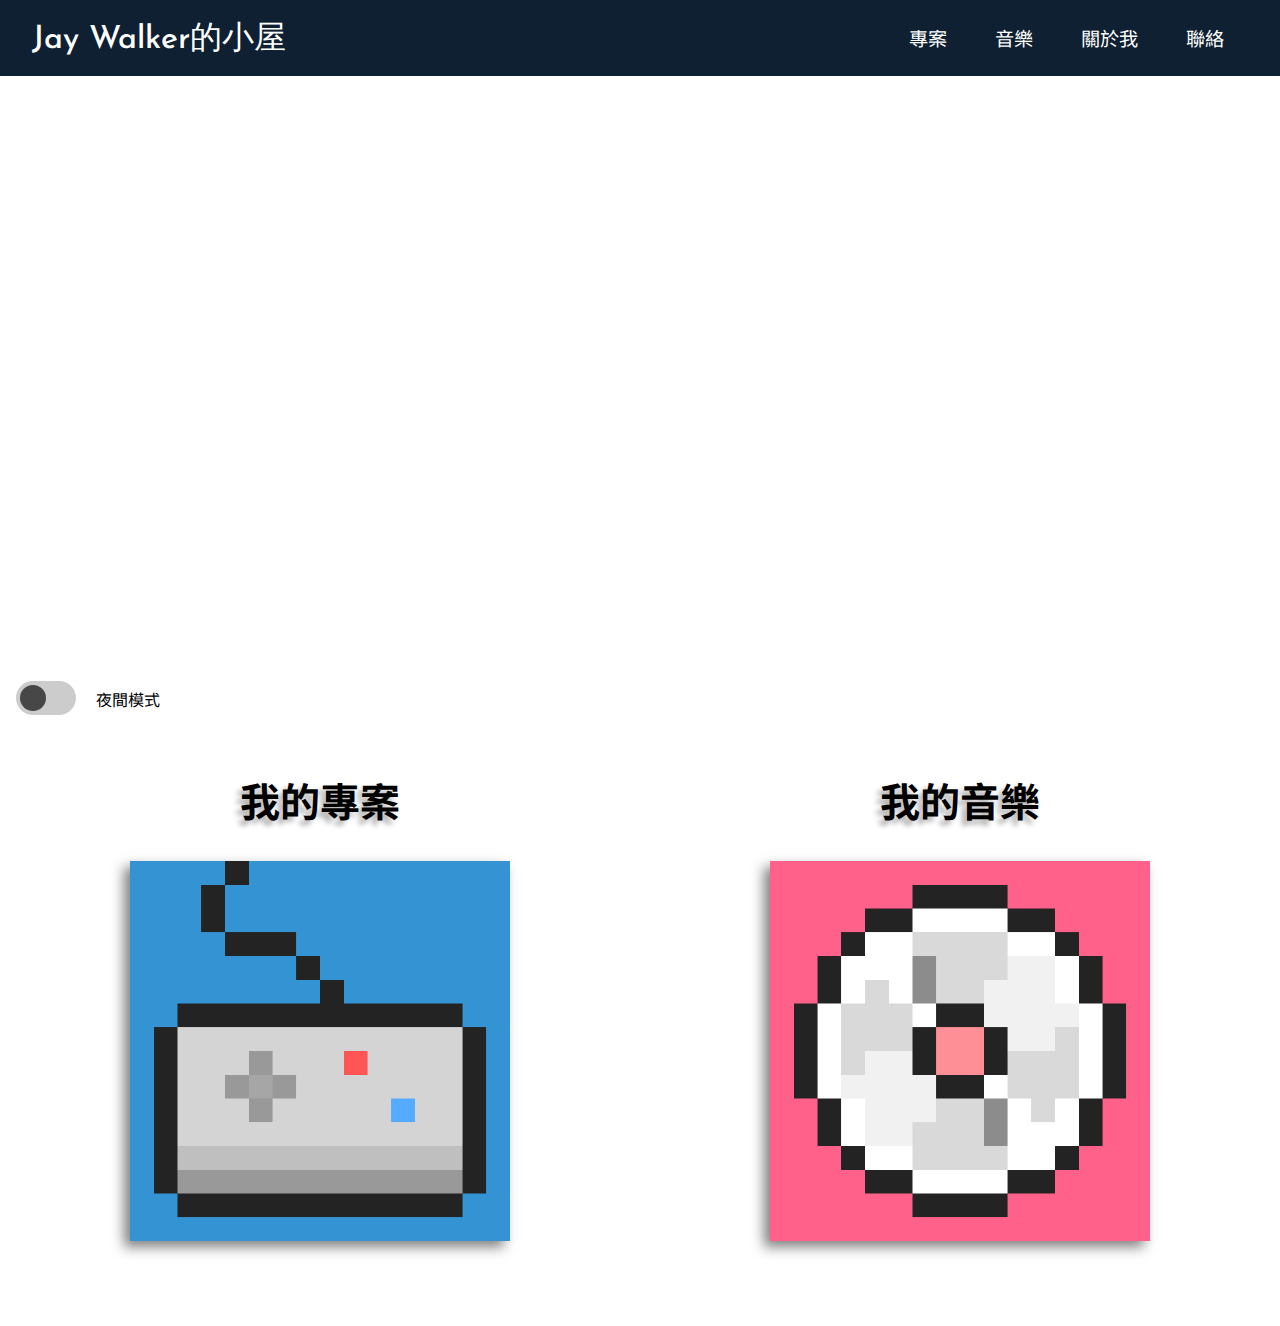
<file: index.html>
<!DOCTYPE html>
<html lang="en">
<head>
    <meta charset="UTF-8">
    <meta http-equiv="X-UA-Compatible" content="IE=edge">
    <meta name="viewport" content="width=device-width, initial-scale=1.0">
    <link rel="preconnect" href="https://fonts.gstatic.com">
    <link href="https://fonts.googleapis.com/css2?family=Noto+Sans+TC:wght@100;300;400;500;700;900&family=Noto+Serif+TC:wght@200;300;400;500;600;700;900&display=swap" rel="stylesheet">
    <link href="https://fonts.googleapis.com/css2?family=Josefin+Sans:wght@300;400;500;600;700&display=swap" rel="stylesheet">
    <link rel="stylesheet" href="css/default.css">
    <link rel="stylesheet" href="css/index.css">
    <title>Document</title>
</head>
<body >
    <header>
        <nav>
            <a id="logo" href="#top">Jay Walker的小屋</a>
            <ul>
                <li><a href="html/project.html">專案</a></li>
                <li><a href="html/music.html">音樂</a></li>
                <li><a href="html/aboutMe.html">關於我</a></li>
                <li><a href="html/contact.html">聯絡</a></li>
            </ul>
        </nav>

        

        <div id="hero">
            <h1>歡迎來到我的創作空間</h1>
            <p>這裡是我上傳自己作品的地方，請隨意閱覽~</p>
        </div>
    </header>

    <main id="main">

        <label class="switch">
            <input id="lightSwitch" type="checkbox">
            <span class="slider round"></span>
            <p class="nightMode">夜間模式</p>
        </label>
        
        <div class="contents nightMode">

            <div id="project" class="content">
                <h2>我的專案</h2>
                <div class='image'>
                    <a href="html/project.html">
                        <img src="img/icon/project.png" alt="">
                        <p class="hoverButton nightMode">了解更多</p>
                    </a>
                </div>
                
            </div>

            <div id="music" class="content">
                <h2>我的音樂</h2>
                <div class='image'>
                    <a href="html/music.html">
                        <img src="img/icon/music.png" alt="">
                        <p class="hoverButton nightMode">了解更多</p>
                    </a>
                </div>
            </div>

        </div>
    
    </main>

    <script src="js/default.js"></script>
</body>
</html>
</file>
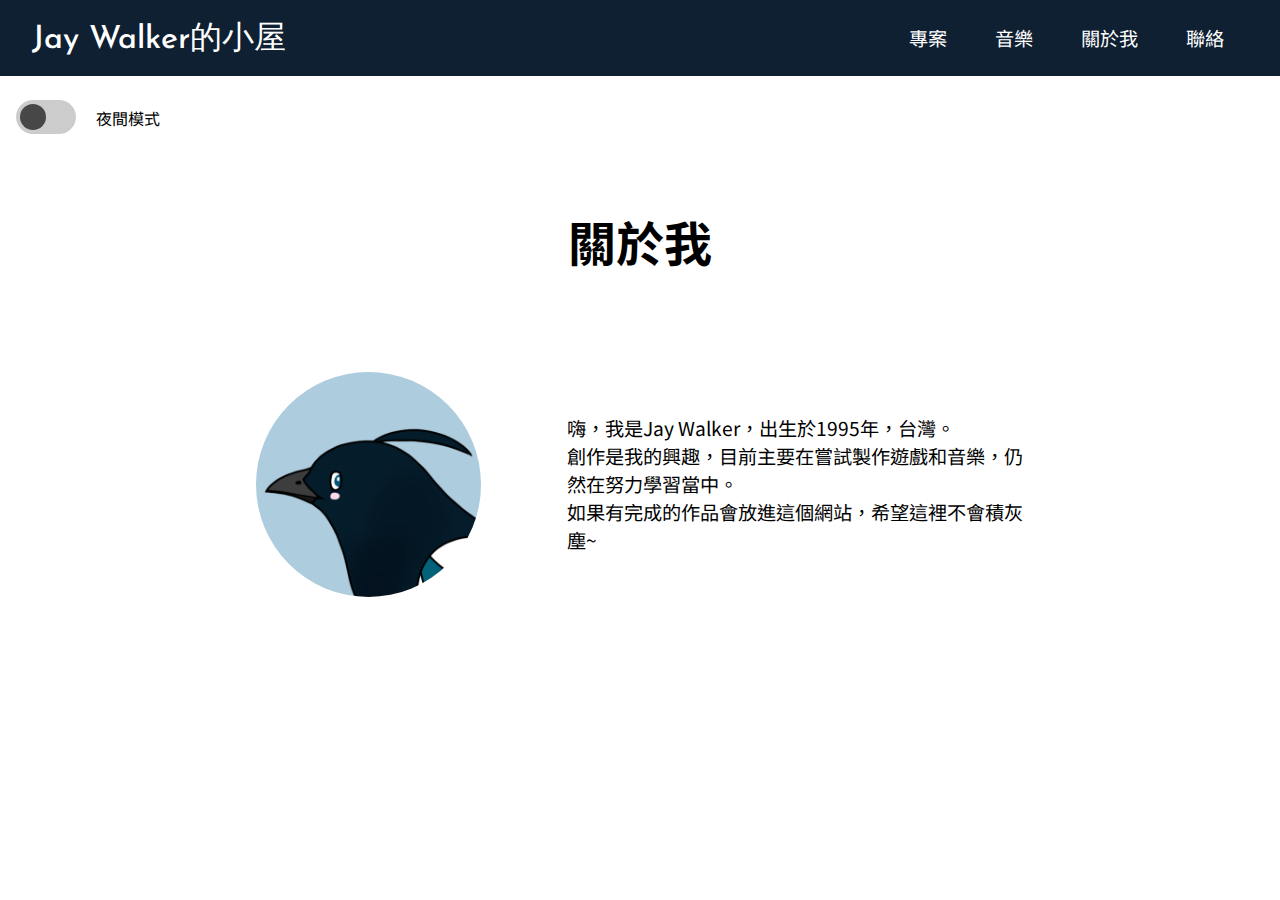
<file: html/aboutMe.html>
<!DOCTYPE html>
<html lang="en">
<head>
    <meta charset="UTF-8">
    <meta http-equiv="X-UA-Compatible" content="IE=edge">
    <meta name="viewport" content="width=device-width, initial-scale=1.0">
    <link rel="preconnect" href="https://fonts.gstatic.com">
    <link href="https://fonts.googleapis.com/css2?family=Noto+Sans+TC:wght@100;300;400;500;700;900&family=Noto+Serif+TC:wght@200;300;400;500;600;700;900&display=swap" rel="stylesheet">
    <link href="https://fonts.googleapis.com/css2?family=Josefin+Sans:wght@300;400;500;600;700&display=swap" rel="stylesheet">
    <link rel="stylesheet" href="../css/default.css">
    <link rel="stylesheet" href="../css/aboutMe.css">
    <title>About Me</title>
</head>
<body>
    <header>
        <nav>
            <a id="logo" href="../index.html">Jay Walker的小屋</a>
            <ul>
                <li><a href="project.html">專案</a></li>
                <li><a href="music.html">音樂</a></li>
                <li><a href="#top">關於我</a></li>
                <li><a href="contact.html">聯絡</a></li>
            </ul>
        </nav>
    </header>
    <main>
        
        <label class="switch">
            <input id="lightSwitch" type="checkbox">
            <span class="slider round"></span>
            <p class="nightMode">夜間模式</p>
        </label>
        <div class="contents nightMode">
            <h1 class="contentsTitle">關於我</h1>
            <div class="content">
            <img src="../img/main/profile.png" alt="">
            <p>嗨，我是Jay Walker，出生於1995年，台灣。<br>創作是我的興趣，目前主要在嘗試製作遊戲和音樂，仍然在努力學習當中。<br>如果有完成的作品會放進這個網站，希望這裡不會積灰塵~</p>
            </div>
        </div>
        
        
    </main>
    <script src="../js/default.js"></script>
</body>
</html>
</file>
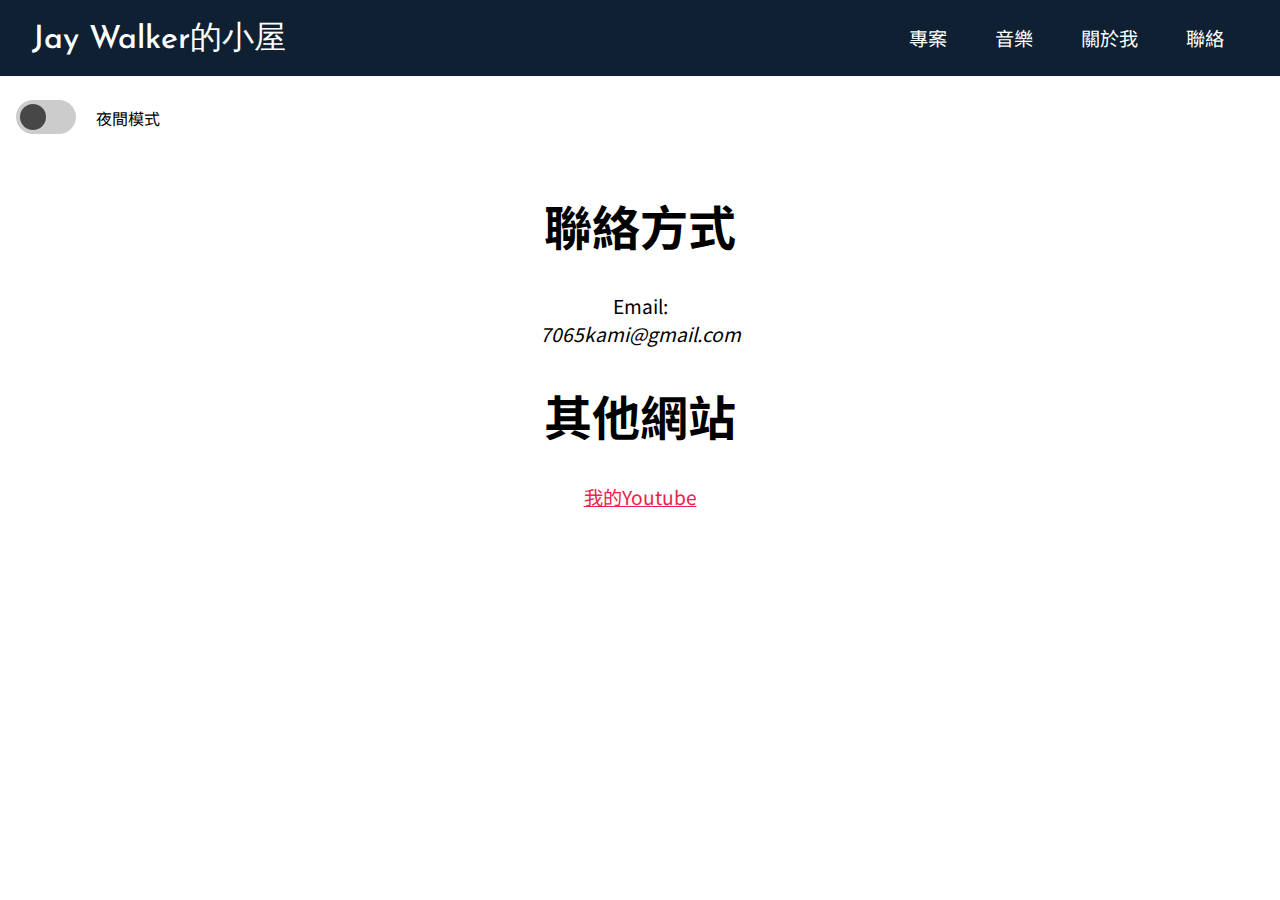
<file: html/contact.html>
<!DOCTYPE html>
<html lang="en">
<head>
    <meta charset="UTF-8">
    <meta http-equiv="X-UA-Compatible" content="IE=edge">
    <meta name="viewport" content="width=device-width, initial-scale=1.0">
    <link rel="preconnect" href="https://fonts.gstatic.com">
    <link href="https://fonts.googleapis.com/css2?family=Noto+Sans+TC:wght@100;300;400;500;700;900&family=Noto+Serif+TC:wght@200;300;400;500;600;700;900&display=swap" rel="stylesheet">
    <link href="https://fonts.googleapis.com/css2?family=Josefin+Sans:wght@300;400;500;600;700&display=swap" rel="stylesheet">
    <link rel="stylesheet" href="../css/default.css">
    <link rel="stylesheet" href="../css/contact.css">
    <title>Contact</title>
</head>
<body>
    <header>
        <nav>
            <a id="logo" href="../index.html">Jay Walker的小屋</a>
            <ul>
                <li><a href="project.html">專案</a></li>
                <li><a href="music.html">音樂</a></li>
                <li><a href="aboutMe.html">關於我</a></li>
                <li><a href="#top">聯絡</a></li>
            </ul>
        </nav>
    </header>
    
    <main id="main">
        
        <label class="switch">
            <input id="lightSwitch" type="checkbox">
            <span class="slider round"></span>
            <p class="nightMode">夜間模式</p>
        </label>

        <div class="contents nightMode">
            <div class="content">
                <h1>聯絡方式</h1>
                <p>Email:<br><i>7065kami@gmail.com</i></p>
            </div>
            
            <div class="content">
                <h1>其他網站</h1>
                <p><a href="https://www.youtube.com/channel/UCBdvUuEiA2HRLEkAxmR2Ncw">我的Youtube</a></p>
            </div>
        </div>
        
    
    </main>
    <script src="../js/default.js"></script>
</body>
</html>
</file>
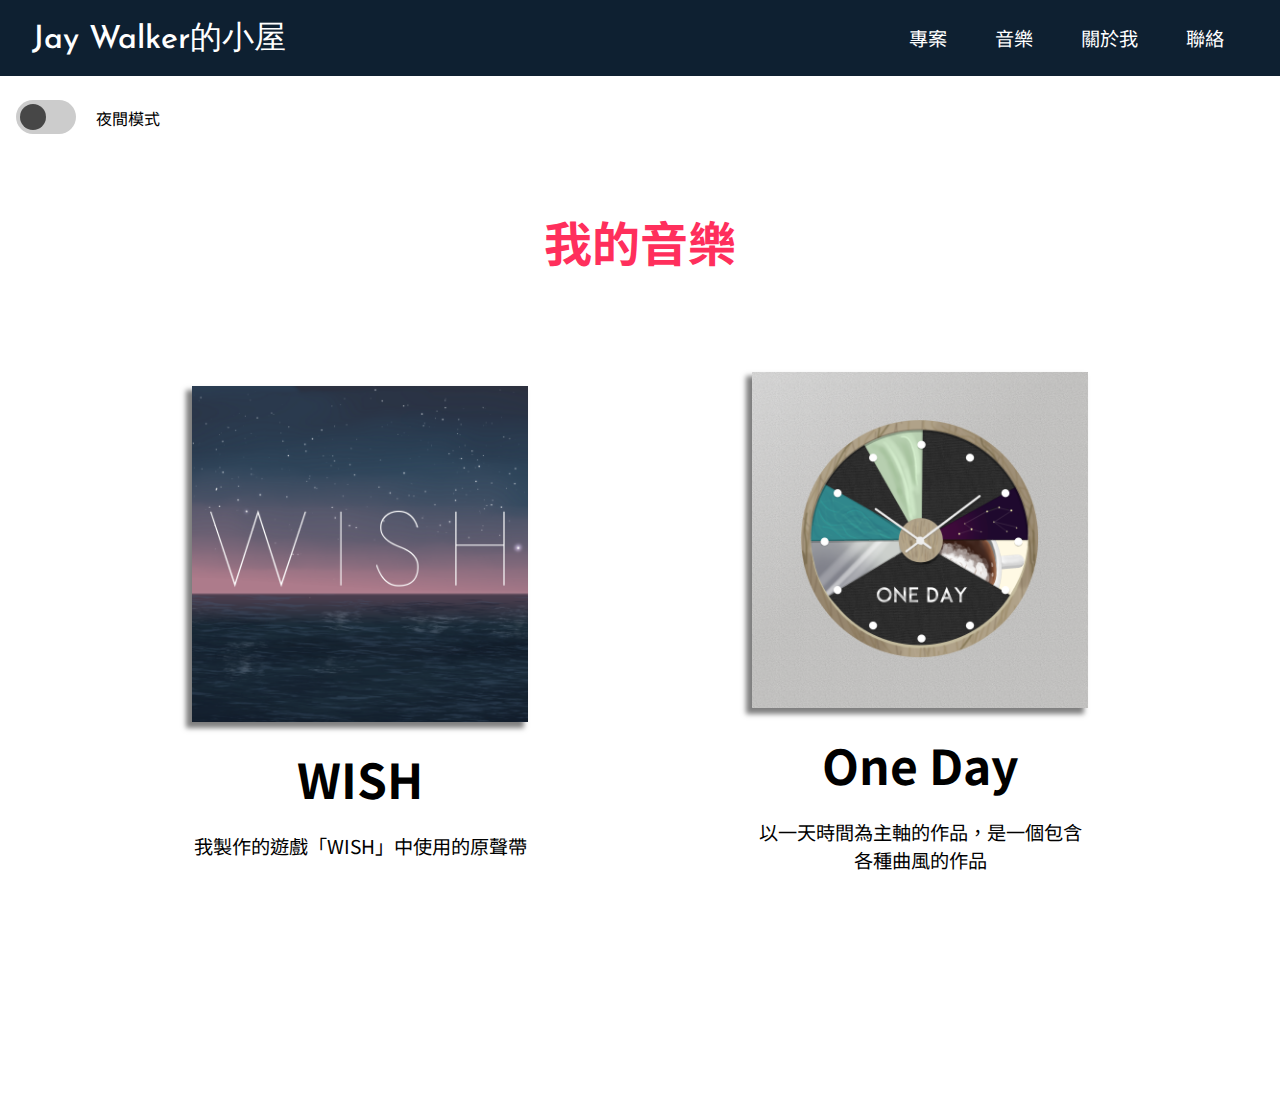
<file: html/music.html>
<!DOCTYPE html>
<html lang="en">
<head>
    <meta charset="UTF-8">
    <meta http-equiv="X-UA-Compatible" content="IE=edge">
    <meta name="viewport" content="width=device-width, initial-scale=1.0">
    <link rel="preconnect" href="https://fonts.gstatic.com">
    <link href="https://fonts.googleapis.com/css2?family=Noto+Sans+TC:wght@100;300;400;500;700;900&family=Noto+Serif+TC:wght@200;300;400;500;600;700;900&display=swap" rel="stylesheet">
    <link href="https://fonts.googleapis.com/css2?family=Josefin+Sans:wght@300;400;500;600;700&display=swap" rel="stylesheet">
    <link rel="stylesheet" href="../css/default.css">
    <link rel="stylesheet" href="../css/music.css">
    <title>Music</title>
</head>
<body>
    <header>
        <nav>
            <a id="logo" href="../index.html">Jay Walker的小屋</a>
            <ul>
                <li><a href="project.html">專案</a></li>
                <li><a href="#top">音樂</a></li>
                <li><a href="aboutMe.html">關於我</a></li>
                <li><a href="contact.html">聯絡</a></li>
            </ul>
        </nav>
    </header>

    <main id="main">
        
        <label class="switch">
            <input id="lightSwitch" type="checkbox">
            <span class="slider round"></span>
            <p class="nightMode">夜間模式</p>
        </label>

        <div class="contentsTitle">
            <h1>我的音樂</h1>
        </div>
        <div class="contents nightMode">
            <div class="content">
                <div class="imageGroup">
                    <a href="https://jaywalkerchirps.bandcamp.com/album/wish">
                        <img src="../img/main/WISH-music.png" alt="WISH">
                        <p class="hoverButton nightMode">了解更多</p>
                    </a>
                </div>
                <div class="textGroup">
                    <h2>WISH</h2>
                    <p>我製作的遊戲「WISH」中使用的原聲帶</p>
                </div>
            </div>
            <div class="content">
                <div class="imageGroup">
                    <a href="https://jaywalkerchirps.bandcamp.com/album/one-day">
                        <img src="../img/main/clock.png" alt="One Day">
                        <p class="hoverButton nightMode">了解更多</p>
                    </a>
                </div>
                <div class="textGroup">
                    <h2>One Day</h2>
                    <p>以一天時間為主軸的作品，是一個包含各種曲風的作品</p>
                </div>
            </div>
        </div>
        
    </main>
    <script src="../js/default.js"></script>
</body>
</html>
</file>
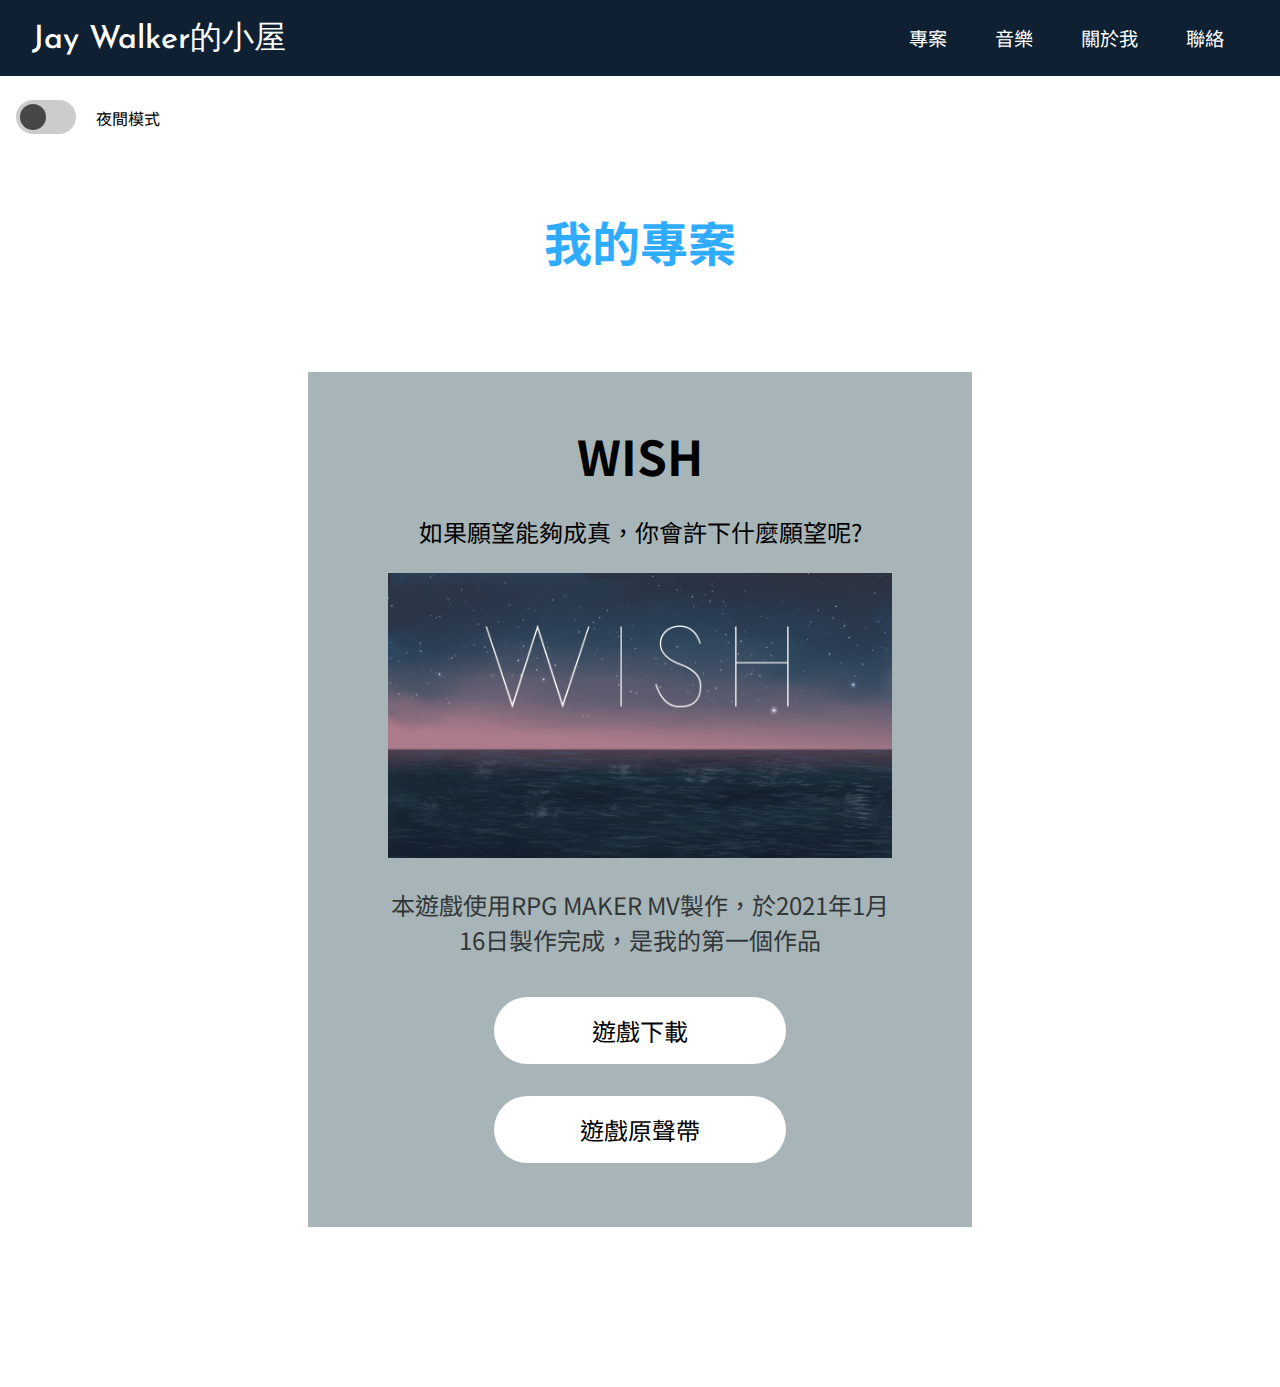
<file: html/project.html>
<!DOCTYPE html>
<html lang="en">
<head>
    <meta charset="UTF-8">
    <meta http-equiv="X-UA-Compatible" content="IE=edge">
    <meta name="viewport" content="width=device-width, initial-scale=1.0">
    <link rel="preconnect" href="https://fonts.gstatic.com">
    <link href="https://fonts.googleapis.com/css2?family=Noto+Sans+TC:wght@100;300;400;500;700;900&family=Noto+Serif+TC:wght@200;300;400;500;600;700;900&display=swap" rel="stylesheet">
    <link href="https://fonts.googleapis.com/css2?family=Josefin+Sans:wght@300;400;500;600;700&display=swap" rel="stylesheet">
    <link rel="stylesheet" href="../css/default.css">
    <link rel="stylesheet" href="../css/project.css">
    <title>Project</title>
</head>
<body>
    <header>
        <nav>
            <a id="logo" href="../index.html">Jay Walker的小屋</a>
            <ul>
                <li><a href="#top">專案</a></li>
                <li><a href="music.html">音樂</a></li>
                <li><a href="aboutMe.html">關於我</a></li>
                <li><a href="contact.html">聯絡</a></li>
            </ul>
        </nav>
    </header>
    <main id="main">

        <label class="switch">
            <input id="lightSwitch" type="checkbox">
            <span class="slider round"></span>
            <p class="nightMode">夜間模式</p>
        </label>

        <div class="contentsTitle">
            <h1>我的專案</h1>
        </div>
        <div class="contents">
            <div class="content oddOrder">
                <h2>WISH</h2>
                <p class="overView">如果願望能夠成真，你會許下什麼願望呢?</p>
                <img src="../img/main/WISH-project.png" alt="">
                <p class="description">本遊戲使用RPG MAKER MV製作，於2021年1月16日製作完成，是我的第一個作品</p>
                <a href="https://jaywalkerchirps.itch.io/wish"><button class="buttonA">遊戲下載</button></a>
                <a href="https://jaywalkerchirps.bandcamp.com/releases"><button class="buttonB">遊戲原聲帶</button></a>
            </div>
        </div>
        
    </main>
    <script src="../js/default.js"></script>
</body>
</html>
</file>
<file: css/default.css>
* {
	font-family: "Noto Sans TC", sans-serif;
	/*border: 1px dotted red;*/
}
body {
	margin: 0;
}
h1 {
	font: size 2rem;
}
h2 {
	font-size: 1.5rem;
}
h3,
h4.h5,
h6 {
	font-size: 1.2rem;
}
p,
li,
a {
	font-size: 1rem;
}

/*nav*/
nav {
	background-color: rgb(14, 32, 49);
	display: flex;
	flex-direction: row;
	justify-content: space-between;
	align-items: center;
	/*keep showing on screen?
	position: fixed;
	width: 100%;
	z-index: 10;*/
}
nav a {
	color: white;
	text-decoration: none;
}
nav #logo {
	padding-left: 2rem;
	font-size: 2rem;
	font-family: "Josefin Sans", sans-serif;
	font-weight: 500;
}

nav ul {
	list-style: none;
	margin: 0;
	padding: 1.5rem 2rem 1.5rem 0;
	display: flex;
	flex-direction: row;
}
nav ul li {
	text-align: center;
}
nav ul li a {
	padding: 1.5rem;
	font-size: 1.2rem;
	transition: all 0.4s;
}
nav ul li a:hover {
	color: #4ecdc4;
}

/*slider*/
.switch {
	position: relative;
	display: inline-block;
	top: 24px;
	left: 16px;
	width: 60px;
	height: 34px;
}

/* Hide default HTML checkbox */
.switch input {
	opacity: 0;
	width: 0;
	height: 0;
}
.switch p {
	position: absolute;
	left: 5rem;
	top: -10px;
	width: 70px;
}
/* The slider */
.slider {
	position: absolute;
	cursor: pointer;
	top: 0;
	left: 0;
	right: 0;
	bottom: 0;
	background-color: #ccc;
	transition: all 0.4s;
}
/*the knob*/
.slider:before {
	position: absolute;
	content: "";
	height: 26px;
	width: 26px;
	left: 4px;
	bottom: 4px;
	background-color: rgb(71, 71, 71);
	transition: 0.4s;
}
/*change color*/
input:checked + .slider {
	background-color: #f8e91b;
}
/*change position*/
input:checked + .slider:before {
	transform: translateX(26px);
}

/* Rounded sliders */
.slider.round {
	border-radius: 34px;
}

.slider.round:before {
	border-radius: 50%;
}

@media only screen and (min-width: 350px) and (max-width: 770px) {
	nav {
		flex-direction: column;
	}
	nav #logo {
		padding: 1em 0 0;
	}
	nav ul {
		flex-direction: column;
		padding: 1rem 0 1rem;
		width: 100%;
	}
	nav ul li {
		margin: 8px 0;
	}
	nav ul li a {
		padding: 8px 40%;
		width: 100%;
	}
}
@media only screen and (max-width: 350px) {
	nav {
		flex-direction: column;
	}
	nav #logo {
		font-size: auto;
	}
	nav ul {
		flex-direction: column;
		padding: 1rem 0 1rem;
		width: 100%;
	}
	nav ul li {
		margin: 8px 0;
	}
	nav ul li a {
		padding: 8px 20%;
		width: 100%;
	}
}
</file>
<file: css/index.css>
#hero {
	padding: 10rem 0;
	background-image: url(https://images.unsplash.com/photo-1478760329108-5c3ed9d495a0?ixid=MnwxMjA3fDB8MHxwaG90by1wYWdlfHx8fGVufDB8fHx8&ixlib=rb-1.2.1&auto=format&fit=crop&w=1934&q=80);
}

#hero h1 {
	font-size: 3rem;
	margin: 1.5em 0;
	color: white;
	text-align: center;
	letter-spacing: 0.5rem;
}

#hero p {
	color: white;
	margin: em 0;
	font-size: 1.2rem;
	opacity: 70%;
	text-align: center;
}

.contents {
	display: flex;
	justify-content: space-around;
	padding: 5rem 0 0;
}

.content {
	text-align: center;
	margin: 0 10%;
}
.content h2 {
	font-size: 2.5rem;
	text-shadow: -5px 5px 5px rgba(0, 0, 0, 0.3);
	margin: 0;
	padding-bottom: 2rem;
}

.image {
	display: flex;
	position: relative;
	/*.hoverButton使用position: absolute;,在這裡設position: relative;做為錨點*/
	padding-bottom: 5rem;
}
.image img {
	width: 99%;
	box-shadow: -6px 6px 12px 0px rgba(0, 0, 0, 0.5);
	opacity: 100%;
	transition: all 0.3s;
}

.image a {
	text-align: center;
	text-decoration: none;
	color: black;
}
.image a .hoverButton {
	position: absolute;
	bottom: 50%;
	left: 0;
	right: 0; /*left right :0 是為了置中*/
	margin: auto;
	font-size: 2.5rem;
	text-decoration: none;
	opacity: 0%;
	transition: all 0.3s;
}

.image a:hover img {
	width: 100%;
	opacity: 60%;
}
.image a:hover > .hoverButton {
	opacity: 100%;
}

@media only screen and (max-width: 600px) {
	.contents {
		flex-direction: column;
	}
	.content {
		padding-bottom: 4rem;
	}
	.content h2 {
		padding-bottom: 2rem;
	}
}
</file>
<file: css/aboutMe.css>
.contentsTitle {
	text-align: center;
	font-size: 3rem;
	padding: 2em 0;
	margin: 0 0;
}

.content {
	display: grid;
	grid-template: 1 5/1 2;
	grid-template-areas: "img img p p p";
	align-items: center;
	grid-gap: 30px;
	margin: auto;
	width: 60%;
}

.content img {
	grid-area: img;
	border-radius: 480px;
	width: 80%;
}
.content p {
	grid-area: p;
	font-size: 1.2rem;
}

@media only screen and (max-width: 770px) {
	.content {
		display: grid;
		grid-template: 1 3/1 2;
		grid-template-areas:
			"img"
			"p";
		align-items: center;
		justify-items: center;
		grid-gap: 30px;
		margin: auto;
		padding-bottom: 3rem;
		width: 60%;
	}

	.content img {
		grid-area: img;
		border-radius: 480px;
		width: 70%;
	}
	.content p {
		grid-area: p;
		font-size: 1.2rem;
	}
}
</file>
<file: css/contact.css>
.contents {
	padding: 3rem;
}

.content {
	text-align: center;
}
.content h1 {
	font-size: 3rem;
}
.content p,
.content a {
	font-size: 1.2rem;
}
.content a {
	color: rgb(236, 33, 77);
}
</file>
<file: css/music.css>
.contentsTitle h1 {
	text-align: center;
	font-size: 3rem;
	color: rgb(255, 47, 92);
	padding: 2em 0;
	margin: 0 0;
}

.contents {
	padding: 0rem 5rem 2rem;
	display: flex;
	flex-wrap: wrap;
	flex-direction: row;
	justify-content: space-evenly;
	align-items: center;
	margin: auto;
}

.content {
	max-width: 30%;
	margin: 0 auto 8rem;
	padding: 0 3rem 3rem;
	text-align: center;
}
.content h2 {
	margin: 1rem 0;
	font-size: 3rem;
}
.content p {
	font-size: 1.2rem;
}
.imageGroup img {
	height: 100%;
	width: 100%;
	box-shadow: -5px 5px 5px 1px rgba(0, 0, 0, 0.5);
	transition: all 0.3s;
}
.imageGroup a:hover img {
	opacity: 70%;
	cursor: pointer;
}
.imageGroup {
	position: relative;
}
.imageGroup a {
	text-align: center;
	text-decoration: none;
	color: black;
}
.imageGroup a .hoverButton {
	position: absolute;
	bottom: 37%;
	left: 0;
	right: 0; /*left right :0 是為了置中*/
	margin: auto;
	font-size: 2.5rem;
	text-decoration: none;
	opacity: 0%;
	transition: all 0.3s;
}

.imageGroup a:hover > .hoverButton {
	opacity: 100%;
}

@media only screen and (max-width: 770px) and (min-width: 500px) {
	.content {
		max-width: 60%;
	}
}
@media only screen and (max-width: 500px) {
	.contents {
		padding: 0 1rem;
	}
	.content {
		max-width: 80%;
	}
}
</file>
<file: css/project.css>
button {
	width: 70%;
	padding: 1rem 0;
	margin: 1rem;
	background-color: white;
	border-radius: 50px;
	border-style: none;
	transition: all 0.3s;
}
button:hover {
	background-color: rgb(70, 169, 194);
	cursor: pointer;
}

a button {
	font-size: 1.5rem;
	text-decoration: none;
	width: 58%;
}

.contentsTitle h1 {
	text-align: center;
	color: rgb(47, 172, 255);
	font-size: 3rem;
	padding: 2em 0;
	margin: 0 0;
}

.contents {
	display: flex;
	justify-content: center;
	align-items: center;
	flex-direction: column;
	padding: 0rem 5rem 2rem;
}
.content {
	margin: 0 0 8rem;
	padding: 0 5rem 3rem;
	max-width: 45%;
	text-align: center;
}
.content img {
	height: 100%;
	width: 100%;
}
.content h2 {
	font-size: 3rem;
	padding: 1em 0 0;
	margin: 0;
}
.content .overView {
	font-size: 1.5rem;
	padding: 1em 0;
	margin: 0;
}
.content .description {
	opacity: 70%;
	font-size: 1.5rem;
	padding: 1em 0;
	margin: 0;
}

.oddOrder {
	background-color: rgb(167, 181, 185);
}

.evenOrder {
	background-color: #444;
}
.evenOrder h2,
.evenOrder p {
	color: white;
}
@media only screen and (max-width: 830px) and (min-width: 430px) {
	.content {
		padding: 0 2rem 3rem;
		max-width: 100%;
	}
}
@media only screen and (max-width: 430px) {
	.contents {
		padding: 0rem 0.5rem 2rem;
	}
	.content {
		padding: 0 0.5rem 3rem;
		max-width: 100%;
	}
	button {
		width: 90%;
		margin: 1rem 0;
		border-radius: 5px;
	}
}
</file>
